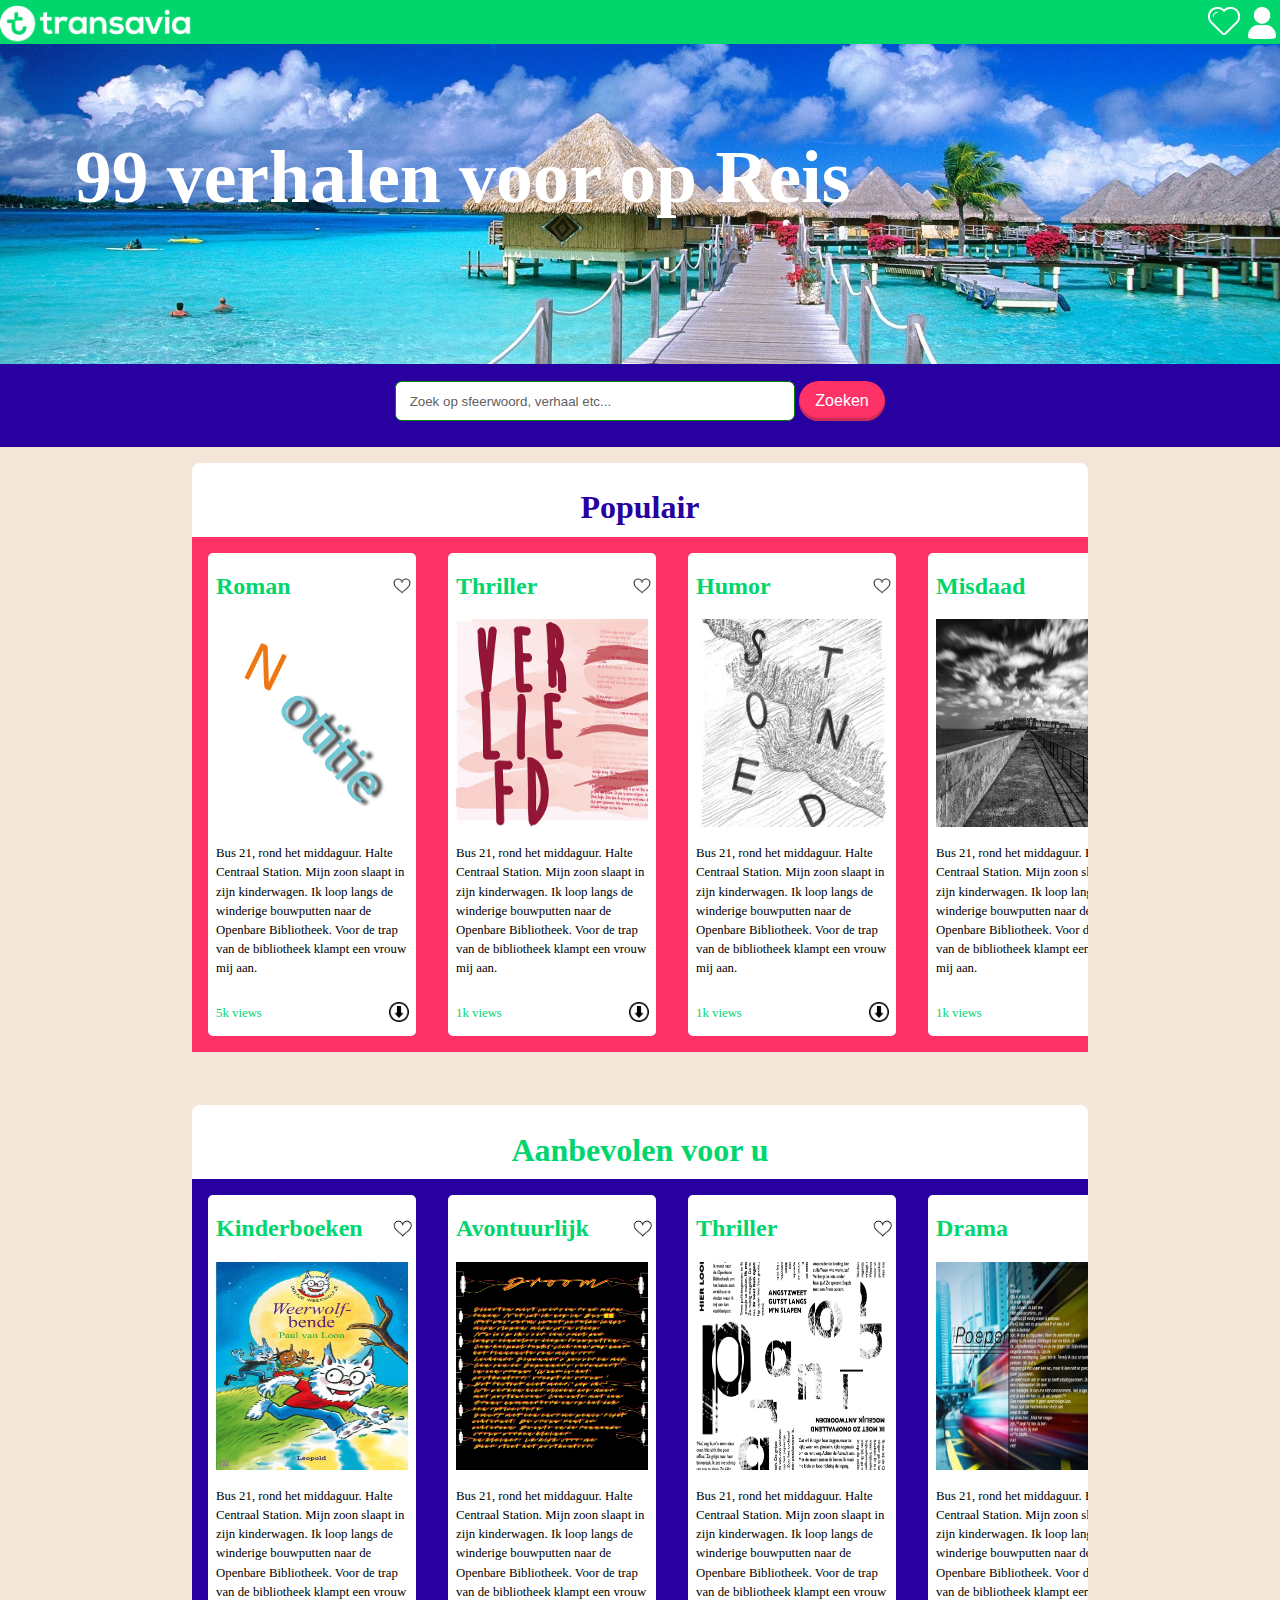
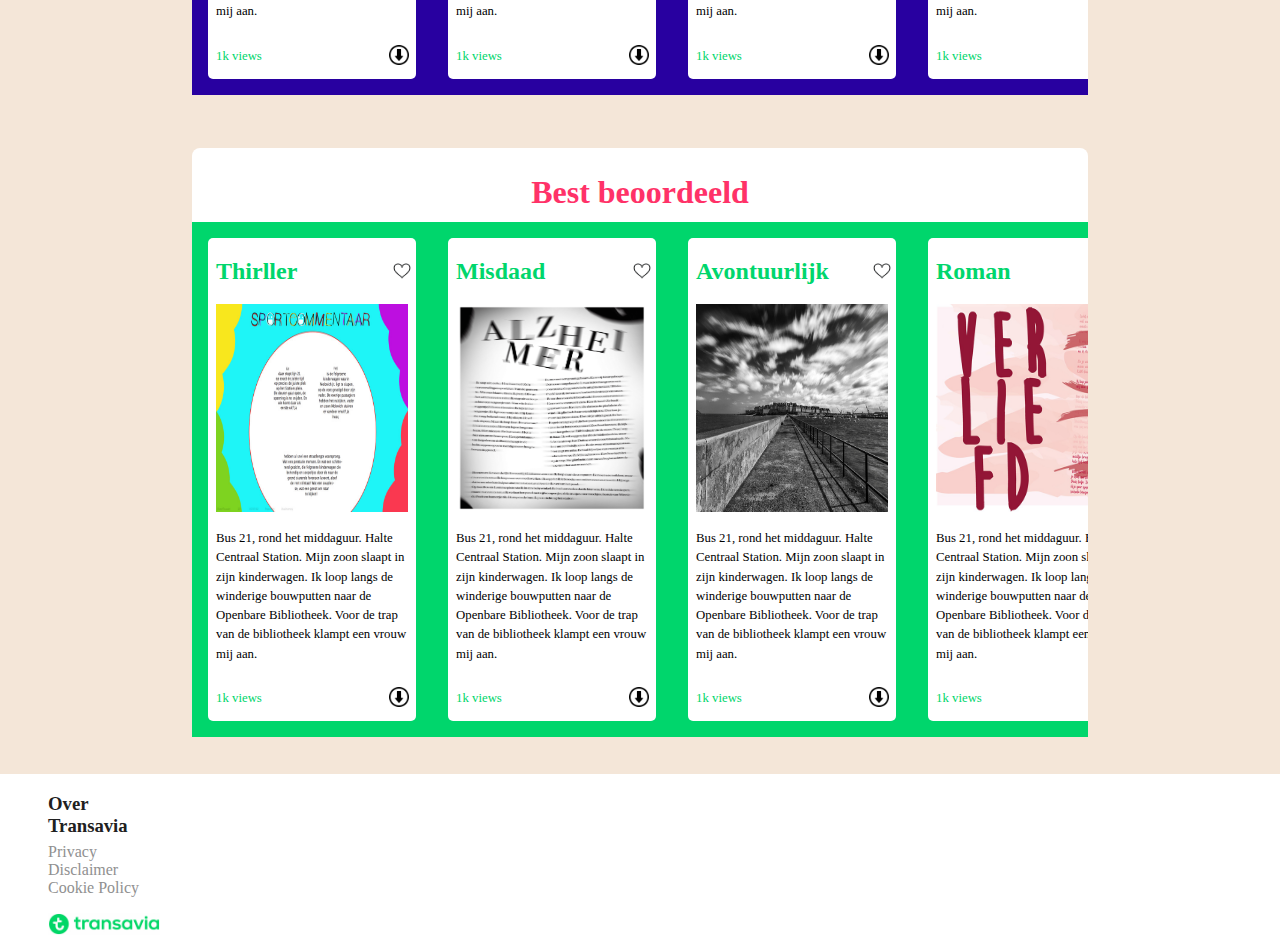
<file: index.html>
<!DOCTYPE html>
<html lang="en">

<head>
    <meta charset="UTF-8">
    <title>Lees een verhaal</title>
    <link rel="stylesheet" href="styles.css">
    <meta name="viewport" content="width=device-width, initial-scale=1.0">
</head>

<body>
    <nav>
        <a href="index.html"><img src="images/transavia.png" alt=""></a>
        <ul>
            <li>
                <a class="favoriet" href="favoriet.html">
                 Favorieten</a>
                <span class="fav-circle"></span>
            </li>
            <li> <a href="login.html">Profiel</a></li>
        </ul>
    </nav>
    <header>
        <section>
            <h1>99 verhalen voor op Reis</h1>
        </section>
    </header>
    <main>
        <form class="zoek-form" action="#">

            <fieldset>
                <input type="text" placeholder="Zoek op sfeerwoord, verhaal etc...">
                <input type="submit" value="Zoeken">
            </fieldset>

        </form>
        <section>
            <div>
                <h2>
                    Populair
                </h2>
            </div>

            <div class="pink-background">
                <article>
                    <h2>Roman</h2>
                    <button></button>
                    <a href="verhaal.html"><img src="images/notitie%20thumbnail.png" alt=""></a>
                    <p>Bus 21, rond het middaguur. Halte Centraal Station. Mijn zoon slaapt in zijn kinderwagen. Ik loop langs de winderige bouwputten naar de Openbare Bibliotheek. Voor de trap van de bibliotheek klampt een vrouw mij aan.</p>
                    <footer>
                       <p>5k views</p>
                        <button></button>
                    </footer>
                </article>

                <article>
                    <h2>Thriller</h2>
                    <button></button>
                    <a href="verhaal.html"><img src="images/verliefd.png" alt=""></a>
                    <p>
                        Bus 21, rond het middaguur. Halte Centraal Station. Mijn zoon slaapt in zijn kinderwagen. Ik loop langs de winderige bouwputten naar de Openbare Bibliotheek. Voor de trap van de bibliotheek klampt een vrouw mij aan.
                    </p>
                    <footer>
                        <p>
                            1k views
                        </p>
                        <button></button>
                    </footer>
                </article>

                <article>
                    <h2>Humor</h2>
                    <button></button>
                    <a href="verhaal.html"><img src="images/stoned.png" alt=""></a>
                    <p>
                        Bus 21, rond het middaguur. Halte Centraal Station. Mijn zoon slaapt in zijn kinderwagen. Ik loop langs de winderige bouwputten naar de Openbare Bibliotheek. Voor de trap van de bibliotheek klampt een vrouw mij aan.
                    </p>
                    <footer>
                        <p>
                            1k views
                        </p>
                        <button></button>
                    </footer>
                </article>
                <article>
                    <h2>Misdaad</h2>
                    <button></button>
                    <a href="verhaal.html"><img src="images/dramatisch.jpg" alt=""></a>
                    <p>
                        Bus 21, rond het middaguur. Halte Centraal Station. Mijn zoon slaapt in zijn kinderwagen. Ik loop langs de winderige bouwputten naar de Openbare Bibliotheek. Voor de trap van de bibliotheek klampt een vrouw mij aan.
                    </p>
                    <footer>
                        <p>
                            1k views
                        </p>
                        <button></button>
                    </footer>
                </article>

            </div>
        </section>

        <section>
            <div>
                <h2>
                    Aanbevolen voor u
                </h2>
            </div>

            <div class="blue-background">
                <article>
                    <h2>Kinderboeken</h2>
                    <button></button>
                    <a href="verhaal.html"><img src="images/kinderboek.jpg" alt=""></a>
                    <p>
                        Bus 21, rond het middaguur. Halte Centraal Station. Mijn zoon slaapt in zijn kinderwagen. Ik loop langs de winderige bouwputten naar de Openbare Bibliotheek. Voor de trap van de bibliotheek klampt een vrouw mij aan.
                    </p>
                    <footer>
                        <p>
                            1k views
                        </p>
                        <button></button>
                    </footer>
                </article>

                <article>
                    <h2>Avontuurlijk</h2>
                    <button></button>
                    <a href="verhaal.html"><img src="images/droom.jpeg" alt=""></a>
                    <p>
                        Bus 21, rond het middaguur. Halte Centraal Station. Mijn zoon slaapt in zijn kinderwagen. Ik loop langs de winderige bouwputten naar de Openbare Bibliotheek. Voor de trap van de bibliotheek klampt een vrouw mij aan.
                    </p>
                    <footer>
                        <p>
                            1k views
                        </p>
                        <button></button>
                    </footer>
                </article>

                <article>
                    <h2>Thriller</h2>
                    <button></button>
                    <a href="verhaal.html"><img src="images/paranoia.png" alt=""></a>
                    <p>
                        Bus 21, rond het middaguur. Halte Centraal Station. Mijn zoon slaapt in zijn kinderwagen. Ik loop langs de winderige bouwputten naar de Openbare Bibliotheek. Voor de trap van de bibliotheek klampt een vrouw mij aan.
                    </p>
                    <footer>
                        <p>
                            1k views
                        </p>
                        <button></button>
                    </footer>
                </article>

                <article>
                    <h2>Drama</h2>
                    <button></button>
                    <a href="verhaal.html"><img src="images/poepen.jpeg" alt=""></a>
                    <p>
                        Bus 21, rond het middaguur. Halte Centraal Station. Mijn zoon slaapt in zijn kinderwagen. Ik loop langs de winderige bouwputten naar de Openbare Bibliotheek. Voor de trap van de bibliotheek klampt een vrouw mij aan.
                    </p>
                    <footer>
                        <p>
                            1k views
                        </p>
                        <button></button>
                    </footer>
                </article>

            </div>
        </section>

        <section>
            <div>
                <h2>
                    Best beoordeeld
                </h2>
            </div>

            <div class="green-background">
                <article>
                    <h2>Thirller</h2>
                    <button></button>
                    <img src="images/sportcommentaar.jpeg" alt="">
                    <p>
                        Bus 21, rond het middaguur. Halte Centraal Station. Mijn zoon slaapt in zijn kinderwagen. Ik loop langs de winderige bouwputten naar de Openbare Bibliotheek. Voor de trap van de bibliotheek klampt een vrouw mij aan.
                    </p>
                    <footer>
                        <p>
                            1k views
                        </p>
                        <button></button>
                    </footer>
                </article>

                <article>
                    <h2>Misdaad</h2>
                    <button></button>
                    <img src="images/alzheimer-1.png" alt="">
                    <p>
                        Bus 21, rond het middaguur. Halte Centraal Station. Mijn zoon slaapt in zijn kinderwagen. Ik loop langs de winderige bouwputten naar de Openbare Bibliotheek. Voor de trap van de bibliotheek klampt een vrouw mij aan.
                    </p>
                    <footer>
                        <p>
                            1k views
                        </p>
                        <button></button>
                    </footer>
                </article>

                <article>
                    <h2>Avontuurlijk</h2>
                    <button></button>
                    <a href="verhaal.html"><img src="images/dramatisch.jpg" alt=""></a>
                    <p>
                        Bus 21, rond het middaguur. Halte Centraal Station. Mijn zoon slaapt in zijn kinderwagen. Ik loop langs de winderige bouwputten naar de Openbare Bibliotheek. Voor de trap van de bibliotheek klampt een vrouw mij aan.
                    </p>
                    <footer>
                        <p>
                            1k views
                        </p>
                        <button></button>
                    </footer>
                </article>

                <article>
                    <h2>Roman</h2>
                    <button></button>
                    <a href="verhaal.html"><img src="images/verliefd.png" alt=""></a>
                    <p>
                        Bus 21, rond het middaguur. Halte Centraal Station. Mijn zoon slaapt in zijn kinderwagen. Ik loop langs de winderige bouwputten naar de Openbare Bibliotheek. Voor de trap van de bibliotheek klampt een vrouw mij aan.
                    </p>
                    <footer>
                        <p>
                            1k views
                        </p>
                        <button></button>
                    </footer>
                </article>

            </div>
        </section>
    </main>

    <aside class="popup">
        Verhaal toegevoegd aan downloads
        <p>
            Click to close
        </p>
    </aside>
    <footer class="footer-last">
        <h3>
            Over Transavia
        </h3>
        <ul>
            <li><a href="https://www.transavia.com/en-NL/the-small-print/privacy/">Privacy</a></li>
            <li><a href="">Disclaimer</a></li>
            <li><a href="">Cookie Policy</a></li>
        </ul>
        <img src="images/transavia_logo_detail.png" alt="">
    </footer>

</body>
<script type="text/javascript" src="index.js"></script>

</html>
</file>
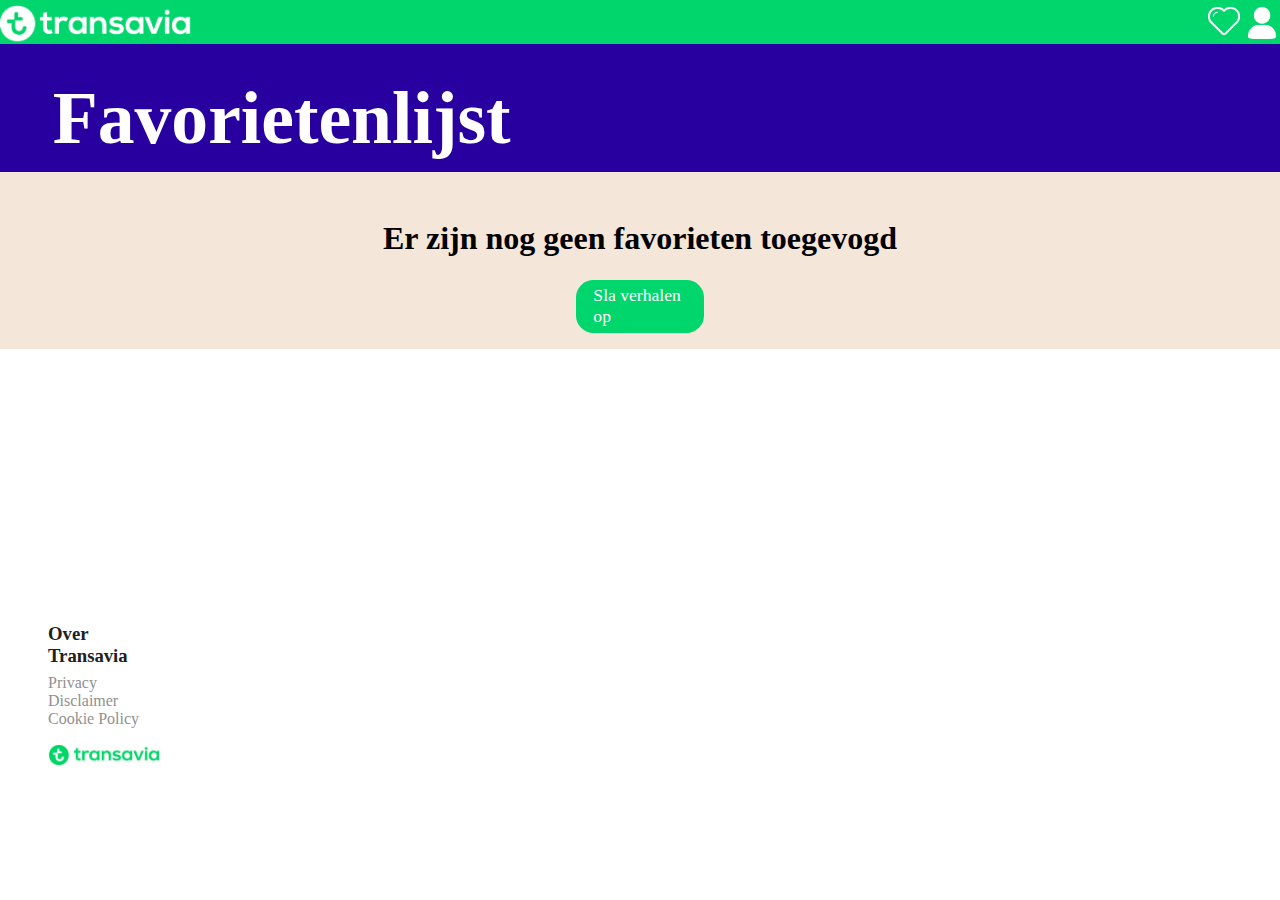
<file: favoriet-empty.html>
<!DOCTYPE html>
<html lang="en">

<head>
    <meta charset="UTF-8">
    <title>Lees een verhaal</title>
    <link rel="stylesheet" href="styles.css">
    <meta name="viewport" content="width=device-width, initial-scale=1.0">
</head>

<body>
    <nav>
        <a href="index.html"><img src="images/transavia.png" alt=""></a>
        <ul>
            <li>
                <a class="favoriet" href="favoriet.html">
                 Favorieten</a>
                <span class="fav-circle"></span>
            </li>
            <li> <a href="login.html">Profiel</a></li>
        </ul>
    </nav>
    <header class="fav-header">
        <section>
            <h1>Favorietenlijst</h1>
        </section>
    </header>
    <main>
        <section class="fav-empty">
            <h3>
                Er zijn nog geen favorieten toegevogd
            </h3>
            <a href="index.html">Sla verhalen op </a>
        </section>
    </main>

    <aside class="popup">
        Verhaal toegevoegd aan downloads
        <p>
            Click to close
        </p>
    </aside>
    <footer class="footer-last fav-footer">
        <h3>
            Over Transavia
        </h3>
        <ul>
            <li><a href="https://www.transavia.com/en-NL/the-small-print/privacy/">Privacy</a></li>
            <li><a href="">Disclaimer</a></li>
            <li><a href="">Cookie Policy</a></li>
        </ul>
        <img src="images/transavia_logo_detail.png" alt="">
    </footer>

</body>
<script type="text/javascript" src="index.js"></script>

</html>
</file>
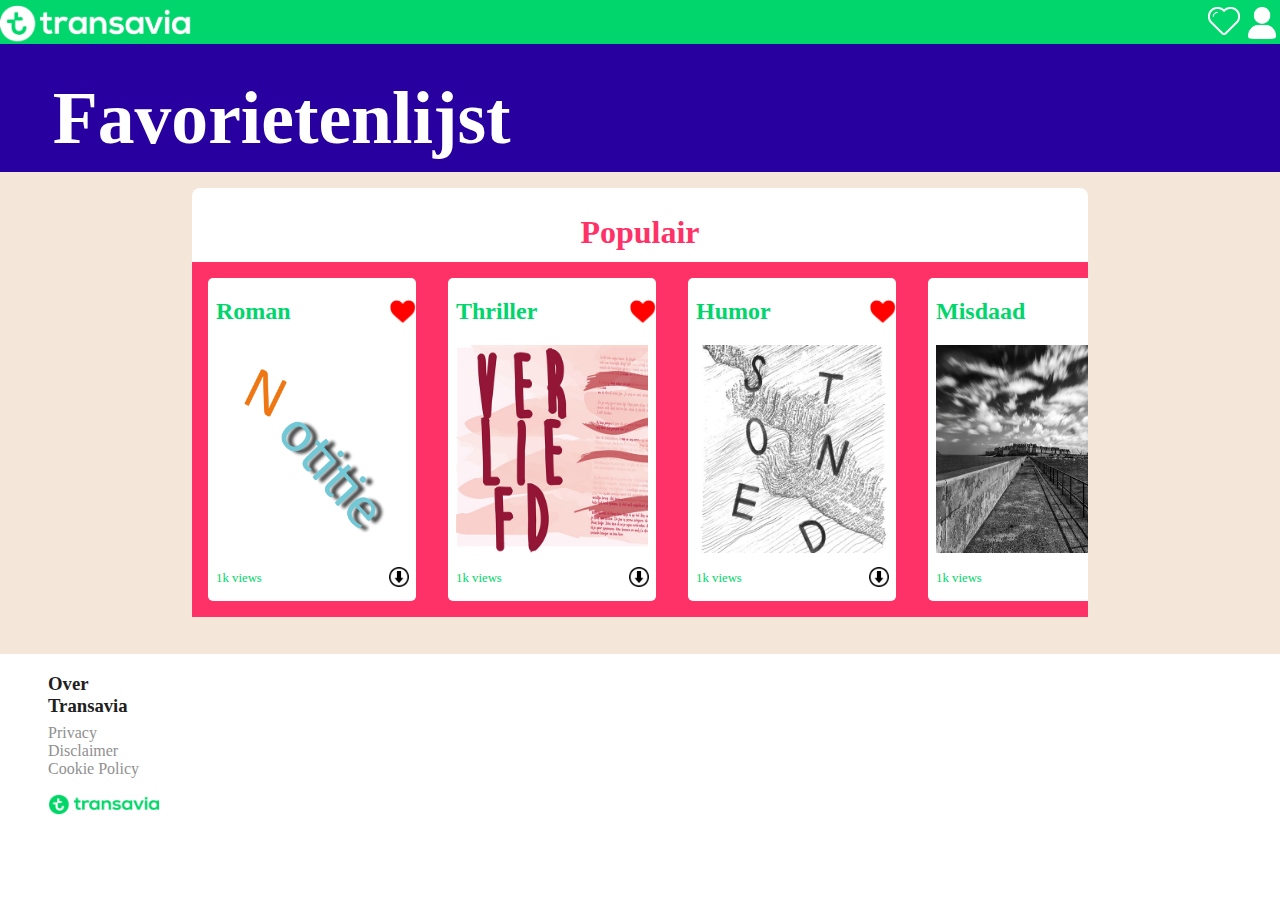
<file: favoriet.html>
<!DOCTYPE html>
<html lang="en">

<head>
    <meta charset="UTF-8">
    <title>Lees een verhaal</title>
    <link rel="stylesheet" href="styles.css">
    <meta name="viewport" content="width=device-width, initial-scale=1.0">
</head>

<body>
    <nav>
        <a href="index.html"><img src="images/transavia.png" alt=""></a>
        <ul>
            <li>
                <a class="favoriet" href="favoriet.html">
                 Favorieten</a>
                <span class="fav-circle"></span>
            </li>
            <li> <a href="login.html">Profiel</a></li>
        </ul>
    </nav>
    <header class="fav-header">
        <section>
            <h1>Favorietenlijst</h1>
        </section>
    </header>
    <main>
        <section>
            <div>
                <h2>
                    Populair
                </h2>
            </div>

            <div class="pink-background">
                <article>
                    <h2>Roman</h2>
                    <button class="redheart"></button>
                    <a href="verhaal.html"><img src="images/notitie%20thumbnail.png" alt=""></a>
                    <footer>
                        <p>
                            1k views
                        </p>
                        <button></button>
                    </footer>
                </article>

                <article>
                    <h2>Thriller</h2>
                    <button class="redheart"></button>
                    <a href="verhaal.html"><img src="images/verliefd.png" alt=""></a>
                    <footer>
                        <p>
                            1k views
                        </p>
                        <button></button>
                    </footer>
                </article>

                <article>
                    <h2>Humor</h2>
                    <button class="redheart"></button>
                    <a href="verhaal.html"><img src="images/stoned.png" alt=""></a>
                    <footer>
                        <p>
                            1k views
                        </p>
                        <button></button>
                    </footer>
                </article>
                <article>
                    <h2>Misdaad</h2>
                    <button class="redheart"></button>
                    <a href="verhaal.html"><img src="images/dramatisch.jpg" alt=""></a>
                    <footer>
                        <p>
                            1k views
                        </p>
                        <button></button>
                    </footer>
                </article>

            </div>
        </section>
    </main>

    <aside class="popup">
        Verhaal toegevoegd aan downloads
        <p>
            Click to close
        </p>
    </aside>
    <footer class="footer-last">
        <h3>
            Over Transavia
        </h3>
        <ul>
            <li><a href="https://www.transavia.com/en-NL/the-small-print/privacy/">Privacy</a></li>
            <li><a href="">Disclaimer</a></li>
            <li><a href="">Cookie Policy</a></li>
        </ul>
        <img src="images/transavia_logo_detail.png" alt="">
    </footer>

</body>
<script type="text/javascript" src="index.js"></script>

</html>
</file>
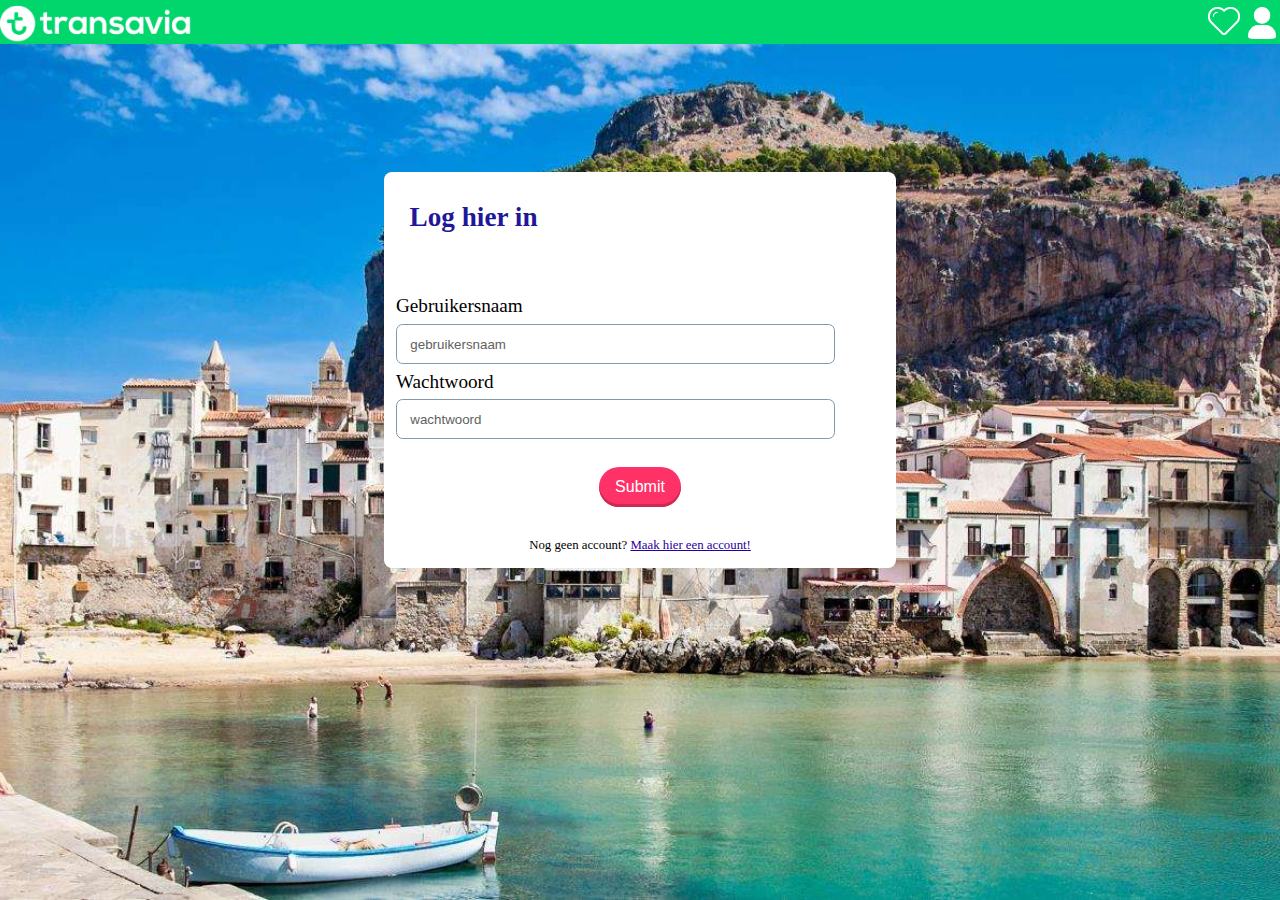
<file: login.html>
<!DOCTYPE html>
<html lang="en">

<head>
    <meta charset="UTF-8">
    <title>Inloggen</title>
    <link rel="stylesheet" href="styles.css">
    <link rel="stylesheet" href="styles-login.css">
    <meta name="viewport" content="width=device-width, initial-scale=1.0">
</head>

<nav>
    <a href="index.html"><img src="images/transavia.png" alt=""></a>
    <ul>
        <li>
            <a class="favoriet" href="favoriet.html"><span></span> Favorieten</a>
        </li>
        <li> <a href="login.html">Profiel</a></li>
    </ul>
</nav>
<main class="login-main">
    <form action="index.html">
        <fieldset>
            <legend>
                Log hier in
            </legend>
            <label for="username">Gebruikersnaam</label>
            <input required type="text" placeholder="gebruikersnaam">
            <label for="password">Wachtwoord</label>
            <input required type="text" placeholder="wachtwoord">
        </fieldset>
        <input type="submit">
        <p>
            Nog geen account? <a href="aanmelden.html">Maak hier een account!</a>
        </p>
    </form>
</main>
</file>
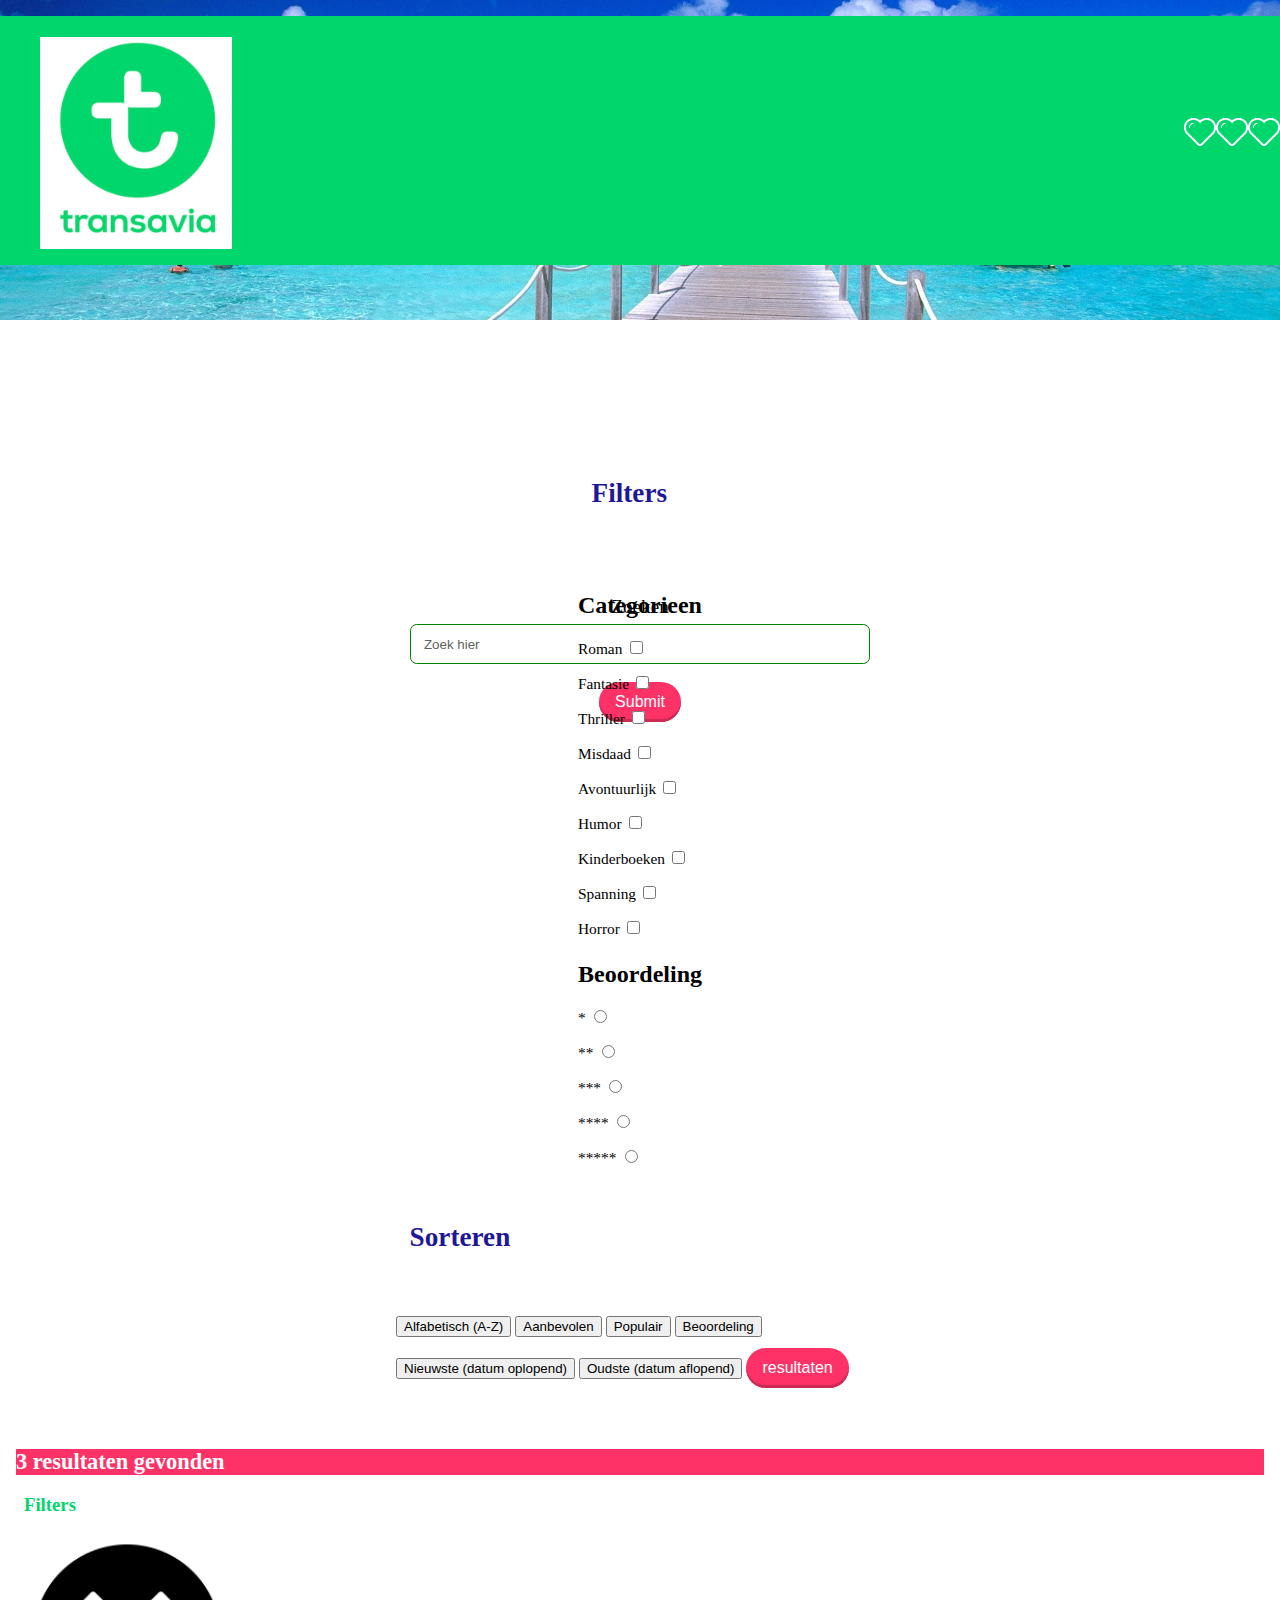
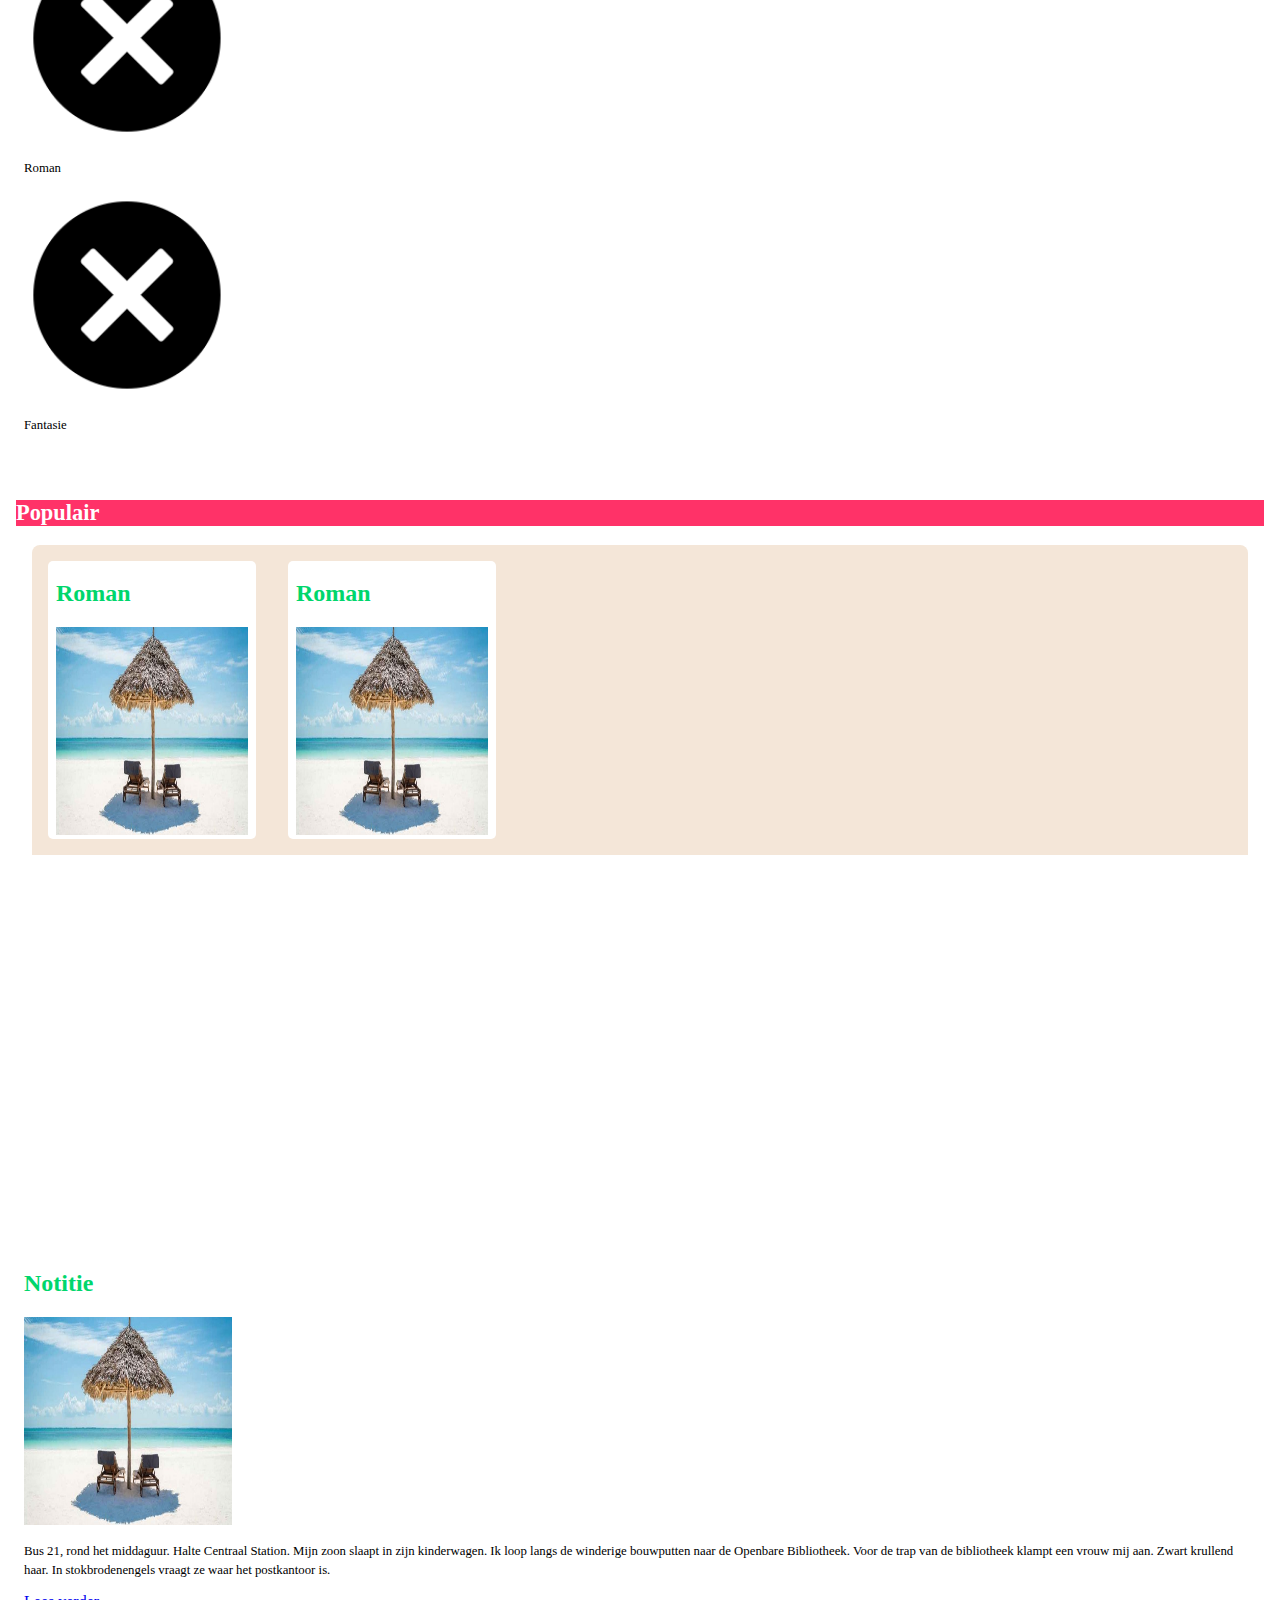
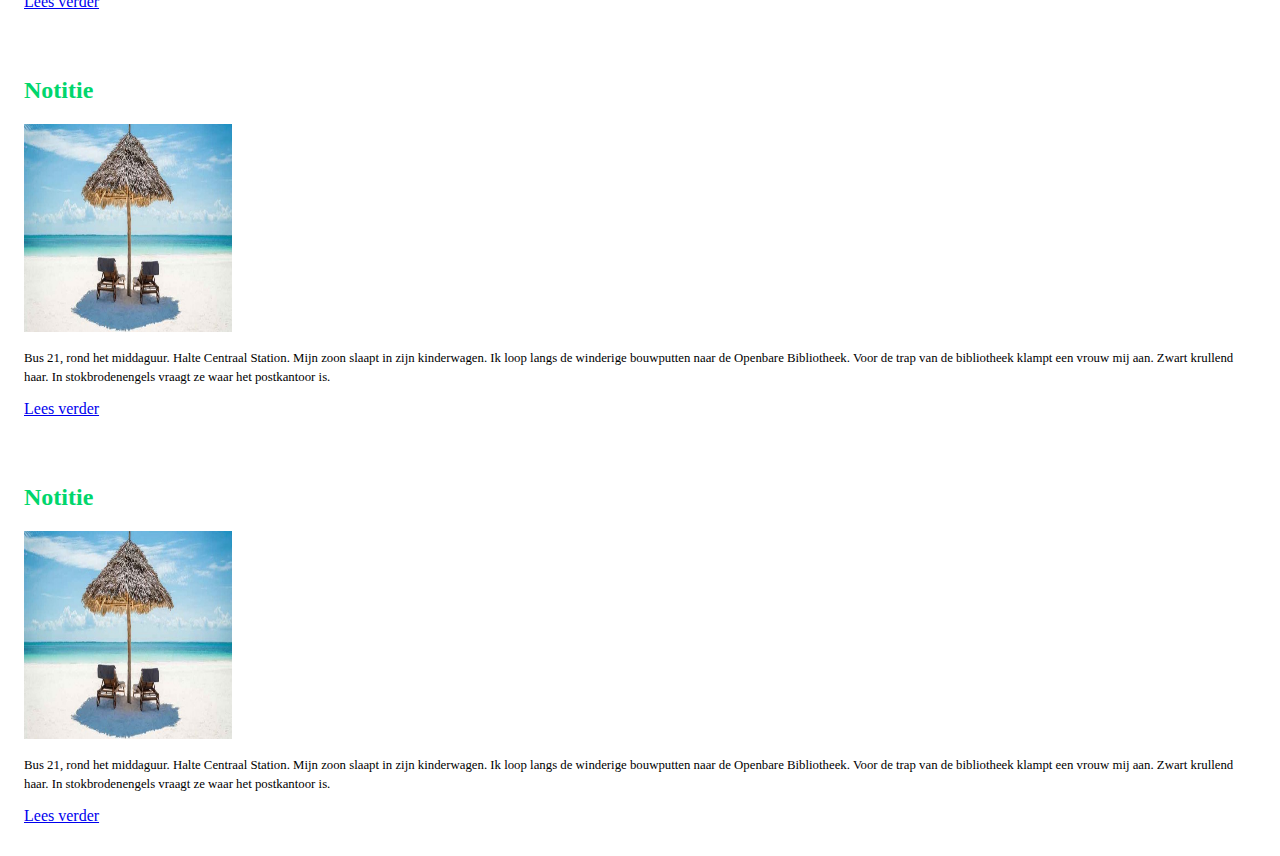
<file: old.html>
<!DOCTYPE html>
<html lang="en">

<head>
    <meta charset="UTF-8">
    <title>Document</title>
    <link rel="stylesheet" href="styles.css">
    <meta name="viewport" content="width=device-width, initial-scale=1.0">
</head>

<body>
    <header>
        <nav>
            <figure>
                <img src="images/logo-transavia.jpg" alt="">
            </figure>
            <ul>
                <a href="index.html">
                    <li>Home</li>
                </a>
                <a href="verhaal.html">
                    <li>Favorieten</li>
                </a>
                <a href="profiel.html">
                    <li>Profiel</li>
                </a>
            </ul>
        </nav>

        <h1>Verhalen Op Reis</h1>

        <form action="#">
            <label for="zoeken">Zoeken</label>
            <input placeholder="Zoek hier" id="zoeken" type="text">
            <input type="submit">
        </form>

    </header>

    <form action="#">
        <fieldset>
            <legend>
                Filters
            </legend>
            <h2>
                Categorieen
            </h2>

            <p>
                <label for="roman">Roman</label>
                <input id="roman" type="checkbox" value="Roman">
            </p>

            <p>
                <label for="fantasie">Fantasie</label>
                <input id="fantasie" type="checkbox" value="Fantasie">
            </p>

            <p>
                <label for="thriller">Thriller</label>
                <input id="thriller" type="checkbox" value="Thriller">
            </p>

            <p>
                <label for="misdaad">Misdaad</label>
                <input id="misdaad" type="checkbox" value="Misdaad">
            </p>

            <p>
                <label for="avontuurlijk">Avontuurlijk</label>
                <input id="avontuurlijk" type="checkbox" value="Avontuurlijk">
            </p>

            <p>
                <label for="humor">Humor</label>
                <input id="humor" type="checkbox" value="Humor">
            </p>

            <p>
                <label for="kinderboeken">Kinderboeken</label>
                <input id="kinderboeken" type="checkbox" value="Kinderboek">
            </p>

            <p>
                <label for="spanning">Spanning</label>
                <input id="spanning" type="checkbox" value="Spanning">
            </p>

            <p>
                <label for="horror">Horror</label>
                <input id="horror" type="checkbox" value="Horror">
            </p>

            <h2>Beoordeling</h2>

            <radiogroup>
                <p>
                    <label for="*">*</label>
                    <input type="radio" id="*">

                </p>

                <p>
                    <label for="**">**</label>
                    <input type="radio" id="**">
                </p>

                <p>
                    <label for="***">***</label>
                    <input type="radio" id="***">
                </p>

                <p>
                    <label for="****">****</label>
                    <input type="radio" id="****">
                </p>

                <p>
                    <label for="*****">*****</label>
                    <input type="radio" id="*****">
                </p>
            </radiogroup>

        </fieldset>
        <fieldset>
            <legend>
                Sorteren
            </legend>

            <button>
                Alfabetisch (A-Z)
            </button>

            <button>
                Aanbevolen
            </button>

            <button>
                Populair
            </button>

            <button>
                Beoordeling
            </button>

            <button>
                Nieuwste (datum oplopend)
            </button>

            <button>
                Oudste (datum aflopend)
            </button>

            <input type="submit" value="resultaten">
        </fieldset>
    </form>


    <section>
        <h2>
            3 resultaten gevonden
        </h2>

        <article class="filters">
            <h3>
                Filters
            </h3>

            <img class="close" src="images/close%20icon.png" alt="">

            <p>Roman</p>

            <img class="close" src="images/close%20icon.png" alt="">

            <p>Fantasie</p>
        </article>
    </section>


    <section>
        <h2>
            Populair
        </h2>
        <div>
            <article>
                <h2>Roman</h2>
                <img src="images/vakantie.jpg" alt="">
            </article>

            <article>
                <h2>Roman</h2>
                <img src="images/vakantie.jpg" alt="">
            </article>

        </div>



    </section>
    <br>
    <br>
    <br>
    <br>
    <br>
    <br>
    <br>
    <br>
    <br>
    <br>
    <br>
    <br>
    <br>
    <br>
    <br>
    <br>
    <br>
    <br>
    <br>
    <section>

        <article>
            <h2>Notitie</h2>
            <img src="images/vakantie.jpg" alt="">
            <p>Bus 21, rond het middaguur. Halte Centraal Station. Mijn zoon slaapt in zijn kinderwagen. Ik loop langs de winderige bouwputten naar de Openbare Bibliotheek. Voor de trap van de bibliotheek klampt een vrouw mij aan. Zwart krullend haar. In stokbrodenengels vraagt ze waar het postkantoor is.</p>

            <a href="#">Lees verder</a>

        </article>
    </section>

    <section>
        <article>
            <h2>Notitie</h2>
            <img src="images/vakantie.jpg" alt="">
            <p>Bus 21, rond het middaguur. Halte Centraal Station. Mijn zoon slaapt in zijn kinderwagen. Ik loop langs de winderige bouwputten naar de Openbare Bibliotheek. Voor de trap van de bibliotheek klampt een vrouw mij aan. Zwart krullend haar. In stokbrodenengels vraagt ze waar het postkantoor is.</p>

            <a href="#">Lees verder</a>

        </article>

    </section>

    <section>
        <article>
            <h2>Notitie</h2>
            <img src="images/vakantie.jpg" alt="">
            <p>Bus 21, rond het middaguur. Halte Centraal Station. Mijn zoon slaapt in zijn kinderwagen. Ik loop langs de winderige bouwputten naar de Openbare Bibliotheek. Voor de trap van de bibliotheek klampt een vrouw mij aan. Zwart krullend haar. In stokbrodenengels vraagt ze waar het postkantoor is.</p>

            <a href="#">Lees verder</a>

        </article>

    </section>

</body>

</html>
</file>
<file: styles.css>
* {
    box-sizing: border-box;
}

body {
    font-family: 'Nexa';
    background-color: #fff;
    font-size: 1em;
    margin: 0;
    padding: 0;
}

main {
    background: #F4E6D8;
}

/*Begin - verhaal-detail*/

.verhaal-main h1 {
    color: #75c7d5;
    background-color: transparent;
    font-size: calc(3.5vw + 4.8em);
    flex-direction: column;
    margin: auto;
    width: 2.8em;
    align-items: center;
    padding-top: 0em;
    padding-bottom: 0;
    padding-left: 0;
}

.verhaal-main,
.verhaal-body {
    background-color: #F4E6D8;
}

.verhaal-main header {
    background-image: none;
    padding: 0;
}

/*
.verhaal-main header h1 {
    -webkit-box-shadow: 10px 10px 5px 0px rgba(0, 0, 0, 0.25);
    -moz-box-shadow: 10px 10px 5px 0px rgba(0, 0, 0, 0.25);
    box-shadow: 10px 10px 5px 0px rgba(0, 0, 0, 0.25);
}
*/

.verhaal-main header h1::first-letter {
    color: #ed771a;
    margin-right: 0.5em;
}

.alinea-1,
.alinea-2,
.alinea-3,
.alinea-4 {
    background-color: #ed771a;
    border-radius: 0.5em;
    width: 20em;
    position: relative;
    display: flex;
    -webkit-box-shadow: 10px 10px 5px 0px rgba(0, 0, 0, 0.25);
    -moz-box-shadow: 10px 10px 5px 0px rgba(0, 0, 0, 0.25);
    box-shadow: 10px 10px 5px 0px rgba(0, 0, 0, 0.25);
    margin-left: auto;
    margin-right: auto;
}

.alinea-4 {
    box-shadow: 0px 0px 0px 0px rgba(0, 0, 0, 0);
}

.alinea-2,
.alinea-3,
.alinea-4 {
    display: none;
}

.alinea-2-active,
.alinea-3-active,
.alinea-4-active {
    display: flex;
}

.alinea-1 p,
.alinea-2 p,
.alinea-3 p,
.alinea-4 p {
    color: white;
    padding: 0.4em;
}

.alinea-1 p::first-letter,
.alinea-2 p::first-letter,
.alinea-3 p::first-letter {
    color: #75c7d5;
    font-weight: bold;
    font-size: 2em;
}

.alinea-1 a,
.alinea-2 a,
.alinea-3 a {
    display: flex;
    width: 0;
    white-space: nowrap;
    position: absolute;
    text-align: right;
    transform-origin: bottom;
    transform: rotate(90deg);
    z-index: 1;
    margin-left: 19.5em;
    margin-top: 4em;
    text-decoration: none;
    color: white;
    opacity: 0.4
}

.alinea-2 a {
    margin-left: 16em;
    transform: rotate(0deg);
    margin-top: 9.1em;
    background-color: #ed771a;
    opacity: 0.3;
}

.alinea-3 a {
    transform: rotate(0deg);
    margin-left: 15em;
    margin-top: 20em;
    font-size: 0.5em;
    opacity: 0.3;

}

/*Eind verhaal*/

/*Favoriet-pagina :Start*/

.fav-header {
    background: none;
    background-color: #2800a0;
}

.fav-header h1 {
    color: white;
    margin-bottom: -0.5em;
    padding: 0.5em;
    margin-top: -0.5em;
}

/*Favoriet-pagina :Einde*/

/*Algemeen header :Start*/

header {
    background: url(images/vacation%201.jpg) no-repeat;
    background-position: center;
    background-repeat: no-repeat;
    background-size: cover;
}

header h1 {
    border-radius: 0.4em;
    padding: 0.8em;
    font-size: calc(3.5vw + 1.8em);
    color: white;
    margin-right: auto;
    margin-left: 0;
    margin-top: 0;
}

/*form : Begin*/

form {
    display: flex;
    align-items: center;
    width: 80%;
    margin: 8em auto 0em auto;
    border-radius: 0.5em;
    flex-direction: column;
}

form p a {
    color: #2800a0;
}

.login-main form {
    background-color: white;
}

.login-main form fieldset {
    background-color: white;
}

fieldset {
    left: 0;
    right: 0;
    flex-direction: column;
    align-items: center;
    border: none;
    margin: auto;
}

legend {
    font-weight: bold;
    left: 0;
    right: 0;
    padding: 1.1em 0.5em;
    color: #1f1799;
    font-size: 1.7em;
    background: white;
    border-radius: 0.5em 0.5em 0 0;
    margin-bottom: 1em;
}

label {
    font-size: 1.2em;
}

input[type="text"] {
    height: 3em;
    width: 9em;
    font-size: 1.em;
    border-radius: 0.5em;
    border: #8397ae solid 1px;
    padding: 0 0 0 1em;
    color: #606060;
    margin: 0.5em 0;
    width: 90%;
}

input[type="submit"] {
    margin-top: .7rem;
    width: auto;
    height: 2.5rem;
    font-size: 1rem;
    border-radius: 1.5rem;
    padding: 0 1rem;
    background: #FF3268;
    color: #fff;
    border: none;
    cursor: pointer;
    box-shadow: inset 0 -0.1875em 0.0625em #ca2b55;
    margin-bottom: 1rem;
}

input::placeholder {
    color: #616160;
}

input:hover::placeholder {
    color: #909090;
}

input:focus {
    transform: scale(1.01, 1.01);
}

input[type="text"]:valid {
    border: 1px solid green;
}

form:valid{
}

/*Zoekbalk :Start*/

.zoek-form {
    width: 100%;
    margin-top: 0em;
    background-color: #2800a0;
    border-radius: 0em;
}

.zoek-form input[type="text"] {
    border-radius: 0.5em;
    width: 18em;
    margin-left: auto;
    margin-right: auto;
}

/*Zoekbalk :Einde*/

/*Form :Einde*/

/*Algemeen header :Einde*/

p {
    font-size: 0.8em;
    line-height: 1.5em;
}


/*Favoriet-empty :Start*/

.fav-empty h3 {
    font-size: 2em;
    margin-left: auto;
    margin-right: auto;
    text-align: center;
}

.fav-empty a {
    text-decoration: none;
    background-color: #00d66c;
    border-radius: 1em;
    display: flex;
    margin-left: auto;
    margin-right: auto;
    margin-top: -0.5em;
    width: 7.3em;
    height: 3em;
    font-size: 1.1em;
    color: white;
    align-items: center;
    padding-left: 1em;
    padding-right: 1em;
}

/*Favoriet-epmty :Einde*/

/*Terug knop bij verhaal :Begin*/

.div-terug {
    margin-bottom: 1em;
    padding-bottom: 0;
}

div .terug {
    text-decoration: none;
    background-color: #00d66c;
    border-radius: 1em;
    display: flex;
    margin-left: 1.8em;
    margin-top: 0.5em;
    width: 7em;
    height: 2em;
    font-size: 1.1em;
    color: white;
    align-items: center;
    padding-left: 1em;
    padding-right: 1em;

}

/*Terug knop bij verhaal  ;Einde*/

/*Verhalen in de overflow-x : Begin*/

section {
    padding: 1em;
}

section div {
    background-color: #F4E6D8;
    display: flex;
    overflow-x: scroll;
    margin-bottom: 1.3em;
    border-radius: 0.5em 0.5em 0em 0em;
    margin-left: 1em;
    margin-right: 1em;
}

section div:nth-child(1) {
    overflow-x: hidden;
    margin-bottom: -1em;
    background-color: white;
}

section div:nth-child(1) h2 {
    color: #ff3268;
    font-size: 2em;
    margin-left: auto;
    margin-right: auto
}

section:nth-child(2) div:nth-child(1) h2 {
    color: #2800a0;
}

section:nth-child(3) div:nth-child(1) h2 {

    color: #00d66c;
}

.pink-background {
    background-color: #ff3268;
    border-radius: 0em;
}

.blue-background {
    background-color: #2800a0;
    border-radius: 0em;
}

.green-background {
    background-color: #00d66c;
    border-radius: 0em;
}

div article {
    flex-shrink: 0;
    width: 13em;
    margin: 1em;
}

article > h2 {
    background-color: white;
    color: #00d66c;

}

section > h2 {
    font-size: 1.4em;
    color: white;
    background: #ff3268;
    border: 1em;
}

article {
    background-color: white;
    border-radius: 5px;
    padding: 0 0.5em 0 0.5em;
    margin-bottom: 0.9em;
    margin-right: 1em;
    color: #00d66c;
    border-radius: 5px;
    font-size: 1em;
    position: relative;
}

article button {
    background-image: url(images/heart%20icon.png);
    background-size: contain;
    background-repeat: no-repeat;
    background-color: transparent;
    border: none;
    width: 2em;
    height: 2em;
    margin-left: 13em;
    margin-top: -3.5em;
    position: absolute;
    transition: 0.5s ease;

}

article button:hover {
    background-color: white;
    transform: scale(1.1)
}

article button.redheart {
    background-image: url(images/red%20heart.png);
}


article > p {
    color: black;
}

article img {
    width: 13em;
    height: 13em;
}

img {
    max-width: 100%;
}

.NewDownload {
    background-image: url(images/check.png);
}

/*Verhalen in de overflow-x : Einde*/

/*Navigatie van de hele website : Begin*/

nav {
    background-color: #00d66c;
    display: flex;
    padding-top: 0.3em;
}

nav ul {
    display: flex;
    justify-content: flex-end;
    margin-left: auto;
    margin-top: -0.1em;
}

nav ul li {
    margin-left: 0.5em;
    position: relative;
    margin-bottom: -1em;
}

nav img {
    width: 12em;
    display: flex;
    flex-direction: column;
    margin-left: 0;
    justify-content: flex-start;
}

nav ul a {
    background-image: url(images/home.png);
    background-size: contain;
    background-repeat: no-repeat;
    text-indent: -666em;
    border: none;
    width: 2em;
    height: 2em;
    display: block;
    color: white;
    padding-right: 1em;
}

nav ul li:nth-of-type(2) a {
    background-image: url(images/profile-2-white.png);
}

ul {
    list-style: none;
}

ul a {
    color: #2800a0;
    text-decoration: none;
}

.fav-circle {
    color: white;
    background-color: red;
    width: 1.4em;
    height: 1.4em;
    padding: 0em;
    border-radius: 50%;
    /margin-top: -2.5em;
    /margin-left: 1.6em;
    position: absolute;
    top: 0;
    left: 1.5em;
    text-align: center;
    display: none;
}

.show {
    display: block;
}

.hidden {
    display: hidden;
}

/*Navigatie van de hele pagina :Einde*/

/*Melding opslaan verhaal aan favorieten :Start*/

.popup {
    background-color: #00d66c;
    position: fixed;
    bottom: 1rem;
    left: 50%;
    transform: translateX(-50%);
    padding: 1rem;
    border-radius: .75rem;
    transition: opacity .2s ease-out, .5s ease-out;
    opacity: 0;
    width: 21em;
    color: white;
    font-weight: bold;
    letter-spacing: 0.06em;
    text-align: center;
    z-index: 1;
    cursor: pointer;
}

.popup-clicked {
    opacity: 1;
    max-height: 5rem;
}

.popup p {
    font-size: 0.7em;
    cursor: pointer;
}

/*Melding opslaan verhaal aan favorieten :Einde*/

.login-main {
    background: transparent;
}

/*Footer van de verhalen en de pagina : Start*/

footer {
    display: flex;
    flex-direction: column;
    width: 10em;
    position: relative;
}

.footer > img {
    display: flex;
}

footer button {
    background-image: url(images/download%20icon.png);
    background-size: contain;
    background-repeat: no-repeat;
    background-color: transparent;
    border: none;
    width: 1.5em;
    height: 1.5em;
    position: absolute;
    transition: 0.5s ease;
    margin-left: 13em;
    margin-top: 0.8em;
}

footer ul {
    padding: 0;
}

footer ul a {
    color: #909090;
    display: flex;
}

footer h3 {
    color: #202020;
    margin-top: 1em;
    margin-bottom: -0.5em;
}

.footer-last {
    display: flex;
    width: 10em;
    margin-bottom: 0.3em;
    flex-direction: column;
    padding-left: 3em;
}

.footer-last > img {
    width: 10em;
}

/*Footer van de pagina en de pagina :Einde*/

/*Footer-favorieten-empty :Start*/

.fav-footer {
    margin-top: 15em;
}

/*Footer-favorieten-empty :Einde*/

/*Desktop weergave*/

@media(min-width: 64em) {

    /*Verhaal-detail :Start*/
    .verhaal-header {
        background-image: none;
        margin-bottom: -16em;
        margin-top: -1em;
    }

    .verhaal-main header {
        margin-bottom: -10em;
        margin-top: -10em;
    }

    .verhaal-main h1 {
        color: #75c7d5;
        background-color: transparent;
        font-size: 6em;
        flex-direction: column;
        margin: auto;
        width: 2.8em;
        align-items: center;
        padding-top: 0em;
        padding-bottom: 0;
        padding-left: 0;
    }

    /*Verhaal-detail :Einde*/
    header {
        background: url(images/vacation%201.jpg) no-repeat;
        background-position: center;
        background-repeat: no-repeat;
        background-size: cover;
        height: 20em;
        padding-top: 1em;
    }

    header h1 {
        margin-left: auto;
        margin-right: auto;
    }

    nav ul {
        list-style-type: none;
        margin: 0;
        padding: 0;
        overflow: hidden;
        display: flex;
        align-items: center;
        justify-content: flex-end;
        margin-left: auto;
        margin-top: -1.1em;
    }

    nav ul a {
        text-indent: 666em;
        padding: 0em 0em 0em 1em;
    }

    main section {
        width: 60em;
        margin: auto;
    }
    /*Form :Start*/
    form {
        max-width: 40%;
    }

    .zoek-form {
        max-width: 100%;
        margin-top: 0em;
        background-color: #2800a0;
        border-radius: 0em;
    }

    .zoek-form input[type="text"] {
        border-radius: 0.5em;
        width: 30em;
        margin-left: auto;
        margin-right: auto;
    }

    /*Form :Einde*/
    /*Footer-favorieten-empty :Start*/
    .fav-footer {
        margin-top: 13.5em;
    }

    /*Footer-favorieten-empty :Einde*/
    /*Verhaal detial :Begin*/
    .alinea-1,
    .alinea-2,
    .alinea-3,
    .alinea-4 {

        font-size: 1.3em;
        width: 25em;
    }

    .alinea-2 {
        margin-left: 20em;
    }

    .alinea-4 {
        margin-left: 10em;
    }

    .alinea-1 a,
    .alinea-2 a,
    .alinea-3 a {
        display: flex;
        width: 0;
        white-space: nowrap;
        position: absolute;
        text-align: right;
        transform-origin: bottom;
        transform: rotate(90deg);
        z-index: 1;
        margin-left: 24.3em;
        margin-top: 2.8em;
        text-decoration: none;
        color: white;
        opacity: 0.4
    }

    .alinea-2 a {
        margin-left: 21.2em;
        transform: rotate(0deg);
        margin-top: 7em;
        background-color: #ed771a;
        opacity: 0.3;
    }

    .alinea-3 a {
        transform: rotate(0deg);
        margin-left: 25em;
        margin-top: 15.2em;
        font-size: 0.5em;
        opacity: 0.3;
    }

    .div-terug {
        margin-bottom: 10em;
        padding-bottom: 0;
    }

    div .terug {
        text-decoration: none;
        background-color: #00d66c;
        border-radius: 1em;
        display: flex;
        margin-left: 2em;
        width: 7em;
        height: 2em;
        font-size: 1.1em;
        color: white;
        align-items: center;
        text-align: center;
        padding-left: 1em;
        padding-right: 1em;

    }

    /*Verhaal detail: Einde*/
    /*Favoriet-empty :Start*/
    .fav-header {
        height: 8em;
    }

    .fav-empty h3 {
        font-size: 2em;
        margin-left: auto;
        margin-right: auto;
        text-align: center;
    }

    .fav-empty a {
        text-decoration: none;
        background-color: #00d66c;
        border-radius: 1em;
        display: flex;
        margin-left: auto;
        margin-right: auto;
        margin-top: -0.5em;
        width: 7.3em;
        height: 3em;
        font-size: 1.1em;
        color: white;
        align-items: center;
        padding-left: 1em;
        padding-right: 1em;
    }

    /*Favoriet-epmty :Einde*/
}

/*Tablet weergave*/

@media(min-width: 36.125em) {

    body {
        font-size: 1em;
    }
    /*form*/
    form {
        width: 60%;
        align-items: center;
    }

    .zoek-form {
        max-width: 100%;
        margin-top: 0em;
        background-color: #2800a0;
        border-radius: 0em;
    }

    .zoek-form input[type="text"] {
        border-radius: 0.5em;
        width: 30em;
        margin-left: auto;
        margin-right: auto;
    }

    /*Verhaal detial :Einde*/
    .alinea-1,
    .alinea-2,
    .alinea-3,
    .alinea-4 {

        font-size: 1.3em;
        margin-left: auto;
        margin-right: auto;
        width: 30em;
    }

    .alinea-1 a,
    .alinea-2 a,
    .alinea-3 a {
        display: flex;
        width: 0;
        white-space: nowrap;
        position: absolute;
        text-align: right;
        transform-origin: bottom;
        transform: rotate(90deg);
        z-index: 1;
        margin-left: 29.3em;
        margin-top: 1.7em;
        text-decoration: none;
        color: white;
        opacity: 0.6;
    }

    .alinea-2 a {
        margin-left: 26.2em;
        transform: rotate(0deg);
        margin-top: 7em;
        background-color: #ed771a;
        opacity: 0.3;
    }

    .alinea-3 a {
        transform: rotate(0deg);
        margin-left: 29em;
        margin-top: 15.2em;
        font-size: 0.5em;
        opacity: 0.2;
    }
    /*Verhaal detail : Einde*/
    .verhaal-main h1 {
        color: #75c7d5;
        background-color: transparent;
        font-size: 6em;
        flex-direction: column;
        margin: auto;
        width: 2.8em;
        align-items: center;
        padding-top: 0em;
        padding-bottom: 0;
        padding-left: 0;
    }

    .div-terug {
        padding-bottom: 0;
    }

    div .terug {
        text-decoration: none;
        background-color: #00d66c;
        border-radius: 1em;
        display: flex;
        margin-left: 2em;
        width: 7em;
        height: 2em;
        font-size: 1.1em;
        color: white;
        align-items: center;
        text-align: center;
        padding-left: 1em;
        padding-right: 1em;
    }

    /*Favoriet-empty :Start*/
    .fav-empty h3 {
        font-size: 2em;
        margin-left: auto;
        margin-right: auto;
        text-align: center;
    }

    .fav-empty a {
        text-decoration: none;
        background-color: #00d66c;
        border-radius: 1em;
        display: flex;
        margin-left: auto;
        margin-right: auto;
        margin-top: -0.5em;
        width: 7.3em;
        height: 3em;
        font-size: 1.1em;
        color: white;
        align-items: center;
        padding-left: 1em;
        padding-right: 1em;
    }

    /*Favoriet-epmty :Einde*/
    /*Footer-favorieten-empty :Start*/
    .fav-footer {
        margin-top: 16em;
    }

    /*Footer-favorieten-empty :Einde*/
}


/*Gestylde scrollbar*/

::-webkit-scrollbar-track {
    -webkit-box-shadow: inset 0 0 6px rgba(0, 0, 0, 0.3);
    background-color: #F5F5F5;
}

::-webkit-scrollbar {
    width: 6px;
    background-color: #F5F5F5;
}

::-webkit-scrollbar-thumb {
    background-color: #00d66c;
    border-radius: 0.7em;
}

::-webkit-scrollbar-thumb:hover {
    background: #5e40b8;
}

::-webkit-scrollbar-thumb:active {
    background: #2800a0;
}
</file>
<file: styles-login.css>
@media(max-width: 30em) {

    body {
        background: url(images/background-mobile.jpg) no-repeat center center fixed;
        background-size: cover;
    }

}


@media(min-width: 30em) {
    body {
        background: url(images/tablet.jpg) no-repeat center center fixed;
        background-size: cover;
    }

}


@media(min-width: 64em) {
    body {
        background: url(images/login-background.jpg) no-repeat center center fixed;
        background-size: cover;
    }
}
</file>
